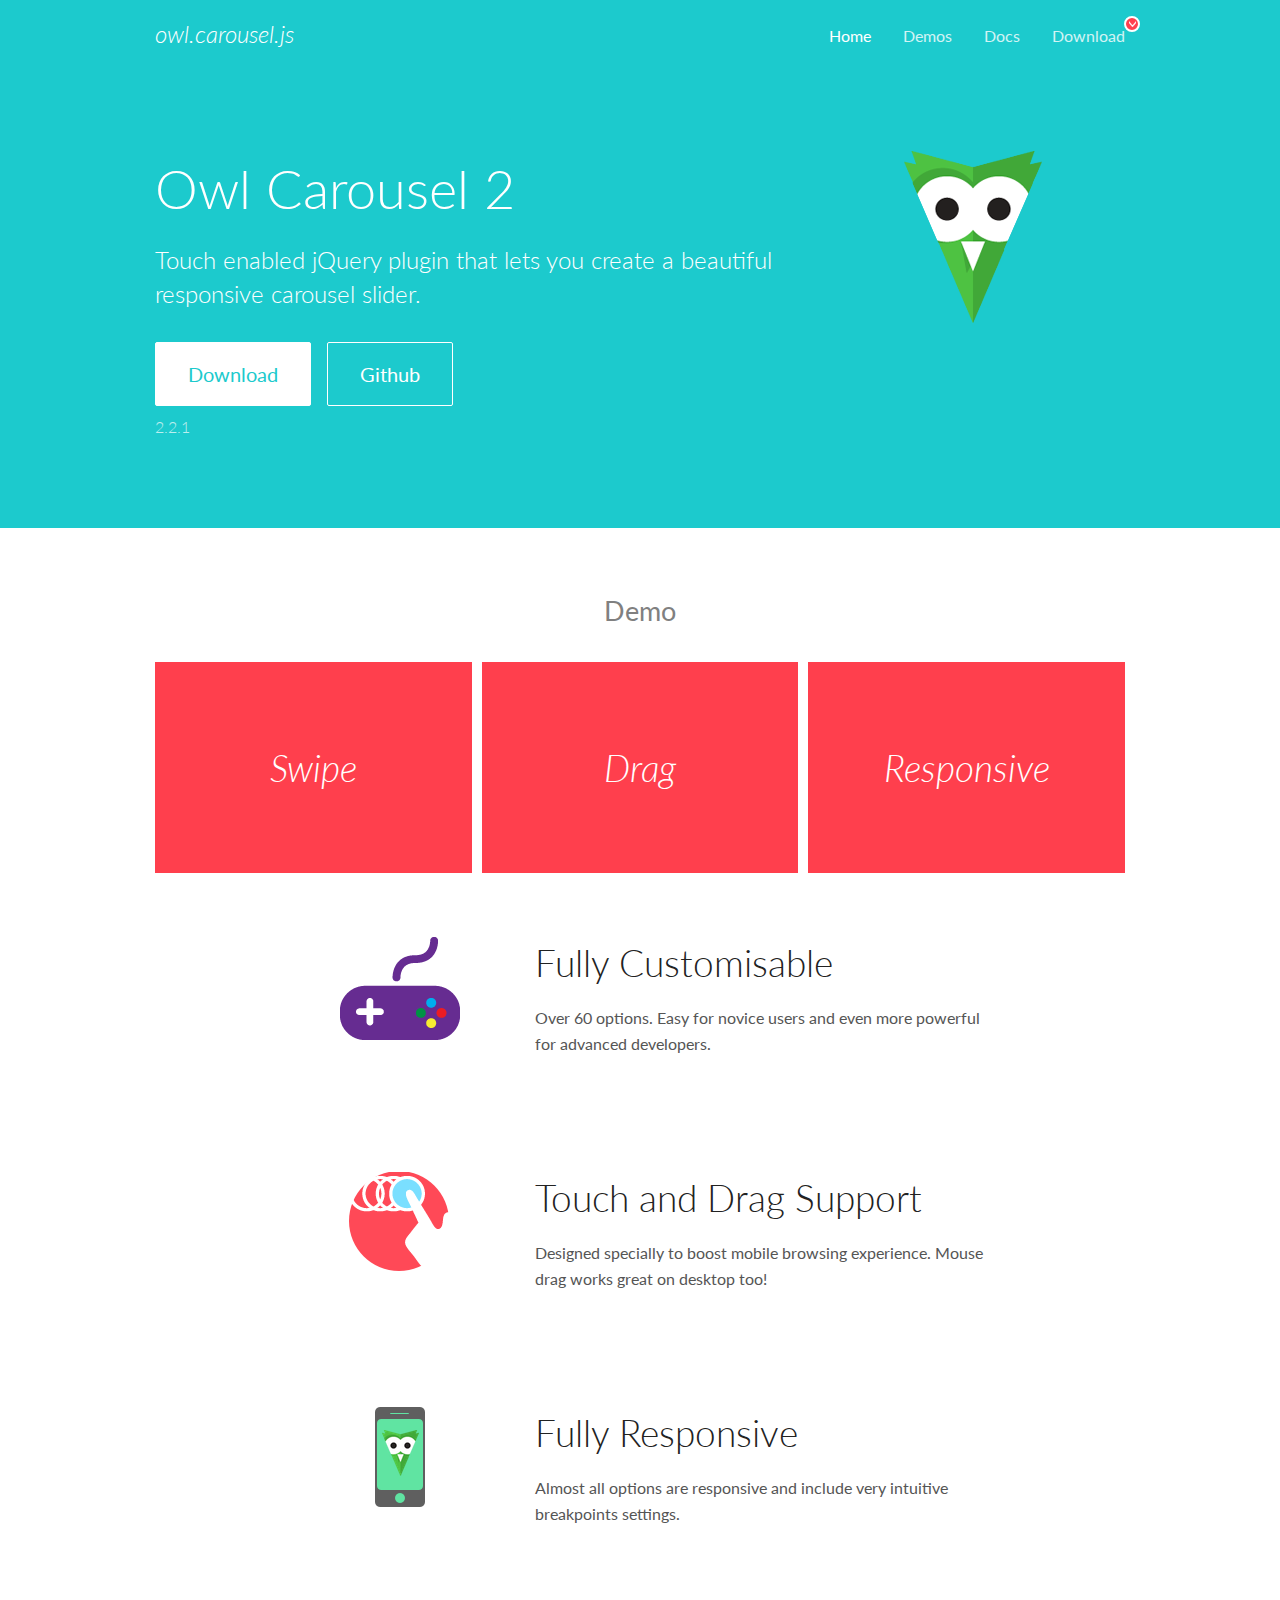
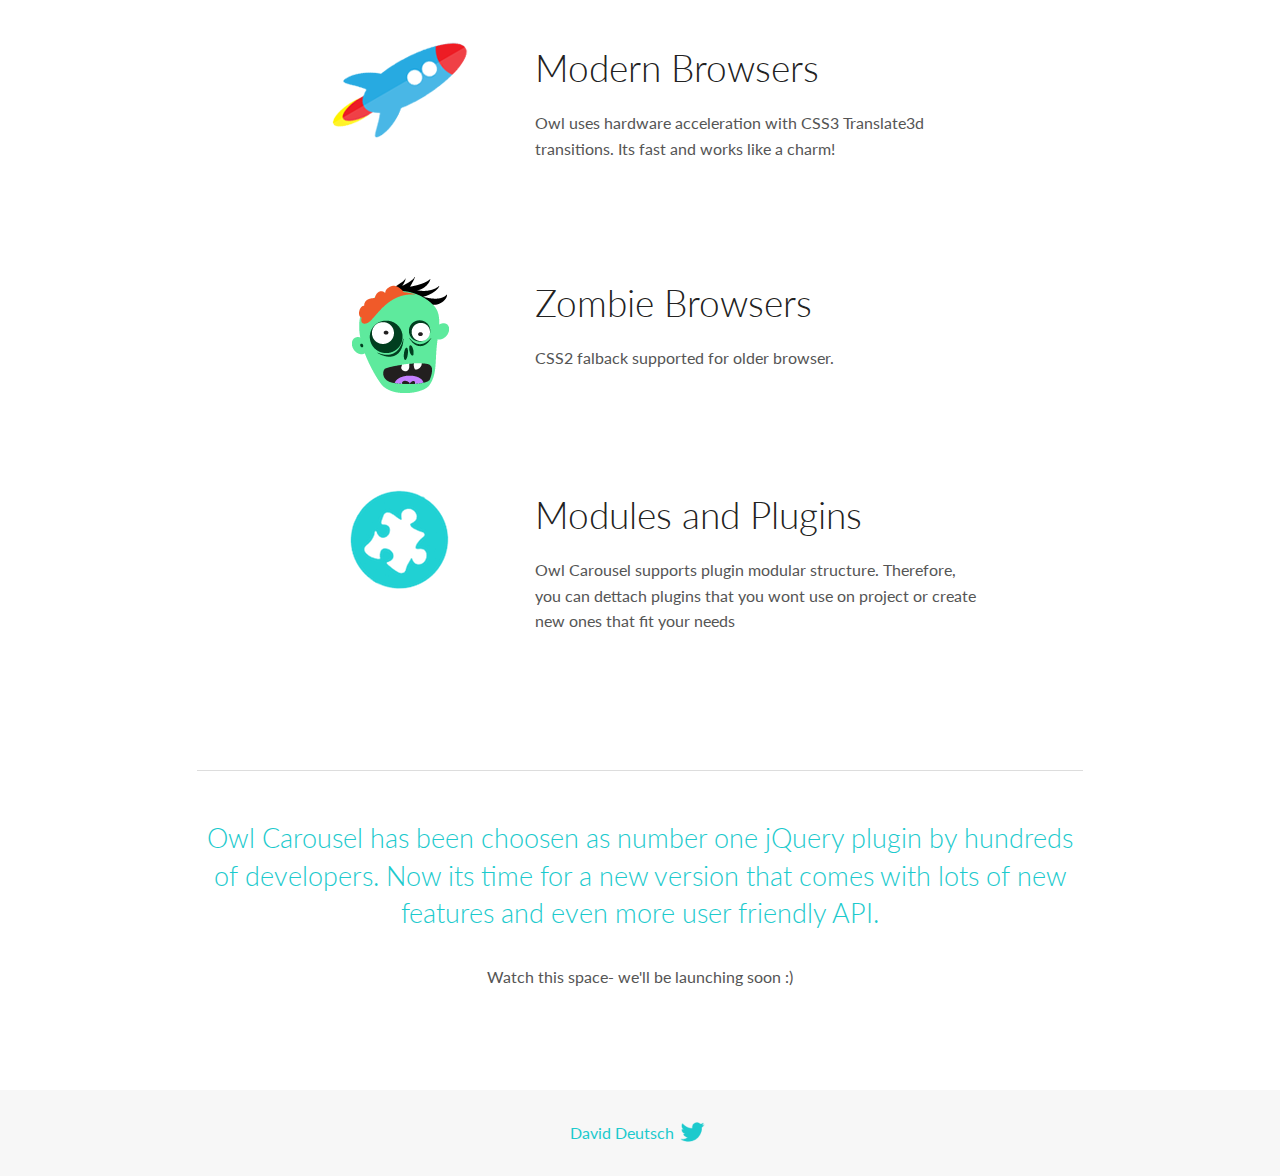
<file: new/assets/lib/owl.carousel/docs/index.html>
<!DOCTYPE html>
<html lang="en">
  <head>

    <!-- head -->
    <meta charset="utf-8">
    <meta name="msapplication-tap-highlight" content="no" />
    <meta name="viewport" content="width=device-width, initial-scale=1.0" />
    <meta name="description" content="Touch enabled jQuery plugin that lets you create beautiful responsive carousel slider.">
    <meta name="author" content="David Deutsch">
    <title>
      Home | Owl Carousel | 2.2.1
    </title>

    <!-- Stylesheets -->
    <link href='https://fonts.googleapis.com/css?family=Lato:300,400,700,400italic,300italic' rel='stylesheet' type='text/css'>
    <link rel="stylesheet" href="assets/css/docs.theme.min.css">

    <!-- Owl Stylesheets -->
    <link rel="stylesheet" href="assets/owlcarousel/assets/owl.carousel.min.css">
    <link rel="stylesheet" href="assets/owlcarousel/assets/owl.theme.default.min.css">

    <!-- HTML5 shim and Respond.js IE8 support of HTML5 elements and media queries -->

    <!--[if lt IE 9]>
      <script src="https://oss.maxcdn.com/libs/html5shiv/3.7.0/html5shiv.js"></script>
      <script src="https://oss.maxcdn.com/libs/respond.js/1.3.0/respond.min.js"></script>
    <![endif]-->

    <!-- Favicons -->
    <link rel="apple-touch-icon-precomposed" sizes="144x144" href="assets/ico/apple-touch-icon-144-precomposed.png">
    <link rel="shortcut icon" href="assets/ico/favicon.png">
    <link rel="shortcut icon" href="favicon.ico">

    <!-- Yeah i know js should not be in header. Its required for demos.-->

    <!-- javascript -->
    <script src="assets/vendors/jquery.min.js"></script>
    <script src="assets/owlcarousel/owl.carousel.js"></script>
  </head>
  <body>

    <!-- header -->
    <header class="header">
      <div class="row">
        <div class="large-12 columns">
          <div class="brand left">
            <h3>
              <a href="/OwlCarousel2/">owl.carousel.js</a> 
            </h3>
          </div>
          <a id="toggle-nav" class="right">
            <span></span> <span></span> <span></span> 
          </a> 
          <div class="nav-bar">
            <ul class="clearfix">
              <li class="active">
                <a href="/OwlCarousel2/index.html">Home</a> 
              </li>
              <li> <a href="/OwlCarousel2/demos/demos.html">Demos</a>  </li>
              <li> <a href="/OwlCarousel2/docs/started-welcome.html">Docs</a>  </li>
              <li>
                <a href="https://github.com/OwlCarousel2/OwlCarousel2/archive/2.2.1.zip">Download</a> 
                <span class="download"></span> 
              </li>
            </ul>
          </div>
        </div>
      </div>
    </header>

    <!-- home panel -->
    <section id="hero">
      <div class="row">
        <div class="large-8 medium-8 columns">
          <h1>Owl Carousel 2</h1>
          <h4>Touch enabled jQuery plugin that lets you create a beautiful responsive carousel slider.</h4>
          <a href="https://github.com/OwlCarousel2/OwlCarousel2/archive/2.2.1.zip" class="hero-button">Download</a> 
          <a href="https://github.com/OwlCarousel2/OwlCarousel2" class="hero-button outline">Github</a> 
          <p>2.2.1</p>
        </div>
        <div class="large-4 medium-4 columns">
          <img class="owl-logo" src="assets/img/owl-logo.png" alt="mr. Owl">
        </div>
      </div>
    </section>

    <!-- body -->
    <div class="home-demo">
      <div class="row">
        <div class="large-12 columns">
          <h3>Demo</h3>
          <div class="owl-carousel">
            <div class="item">
              <h2>Swipe</h2>
            </div>
            <div class="item">
              <h2>Drag</h2>
            </div>
            <div class="item">
              <h2>Responsive</h2>
            </div>
            <div class="item">
              <h2>CSS3</h2>
            </div>
            <div class="item">
              <h2>Fast</h2>
            </div>
            <div class="item">
              <h2>Easy</h2>
            </div>
            <div class="item">
              <h2>Free</h2>
            </div>
            <div class="item">
              <h2>Upgradable</h2>
            </div>
            <div class="item">
              <h2>Tons of options</h2>
            </div>
            <div class="item">
              <h2>Infinity</h2>
            </div>
            <div class="item">
              <h2>Auto Width</h2>
            </div>
          </div>
        </div>
      </div>
    </div>
    <script>
      var owl = $('.owl-carousel');
      owl.owlCarousel({
        margin: 10,
        loop: true,
        responsive: {
          0: {
            items: 1
          },
          600: {
            items: 2
          },
          1000: {
            items: 3
          }
        }
      })
    </script>

    <!-- features -->
    <div id="features">
      <div class="row">
        <div class="small-12 medium-9 small-centered columns">
          <section class="row feature">
            <div class="medium-4 small-12 columns">
              <img src="assets/img/feature-options.png" alt="">
            </div>
            <div class="medium-8 small-12 columns">
              <h2>Fully Customisable</h2>
              <p>Over 60 options. Easy for novice users and even more powerful for advanced developers.</p>
            </div>
          </section>
          <section class="row feature">
            <div class="medium-4 small-12 columns">
              <img src="assets/img/feature-drag.png" alt="">
            </div>
            <div class="medium-8 small-12 columns">
              <h2>Touch and Drag Support</h2>
              <p>Designed specially to boost mobile browsing experience. Mouse drag works great on desktop too!</p>
            </div>
          </section>
          <section class="row feature">
            <div class="medium-4 small-12 columns">
              <img src="assets/img/feature-responsive.png" alt="">
            </div>
            <div class="medium-8 small-12 columns">
              <h2>Fully Responsive</h2>
              <p>Almost all options are responsive and include very intuitive breakpoints settings.</p>
            </div>
          </section>
          <section class="row feature">
            <div class="medium-4 small-12 columns">
              <img src="assets/img/feature-modern.png" alt="">
            </div>
            <div class="medium-8 small-12 columns">
              <h2>Modern Browsers</h2>
              <p>Owl uses hardware acceleration with CSS3 Translate3d transitions. Its fast and works like a charm! </p>
            </div>
          </section>
          <section class="row feature">
            <div class="medium-4 small-12 columns">
              <img src="assets/img/feature-zombie.png" alt="">
            </div>
            <div class="medium-8 small-12 columns">
              <h2>Zombie Browsers</h2>
              <p>CSS2 falback supported for older browser.</p>
            </div>
          </section>
          <section class="row feature">
            <div class="medium-4 small-12 columns">
              <img src="assets/img/feature-module.png" alt="">
            </div>
            <div class="medium-8 small-12 columns">
              <h2>Modules and Plugins</h2>
              <p>Owl Carousel supports plugin modular structure. Therefore, you can dettach plugins that you wont use on project or create new ones that fit your needs</p>
            </div>
          </section>
        </div>
      </div>
    </div>

    <!-- footer -->
    <section id="teaser-text">
      <div class="row">
        <div class="small-12 medium-11 small-centered columns">
          <hr>
          <h3 id="owl-carousel-has-been-choosen-as-number-one-jquery-plugin-by-hundreds-of-developers-now-its-time-for-a-new-version-that-comes-with-lots-of-new-features-and-even-more-user-friendly-api-">Owl Carousel has been choosen as number one jQuery plugin by hundreds of developers. Now its time for a new version that comes with lots of new features and even more user friendly API.</h3>
          <p>Watch this space- we&#39;ll be launching soon :)</p>
        </div>
      </div>
    </section>

    <!-- footer -->
    <footer class="footer">
      <div class="row">
        <div class="large-12 columns">
          <h5>
            <a href="/OwlCarousel2/docs/support-contact.html">David Deutsch</a> 
            <a id="custom-tweet-button" href="https://twitter.com/share?url=https://github.com/OwlCarousel2/OwlCarousel2&text=Owl Carousel - This is so awesome! " target="_blank"></a> 
          </h5>
        </div>
      </div>
    </footer>

    <!-- vendors -->
    <script src="assets/vendors/highlight.js"></script>
    <script src="assets/js/app.js"></script>
  </body>
</html>
</file>
